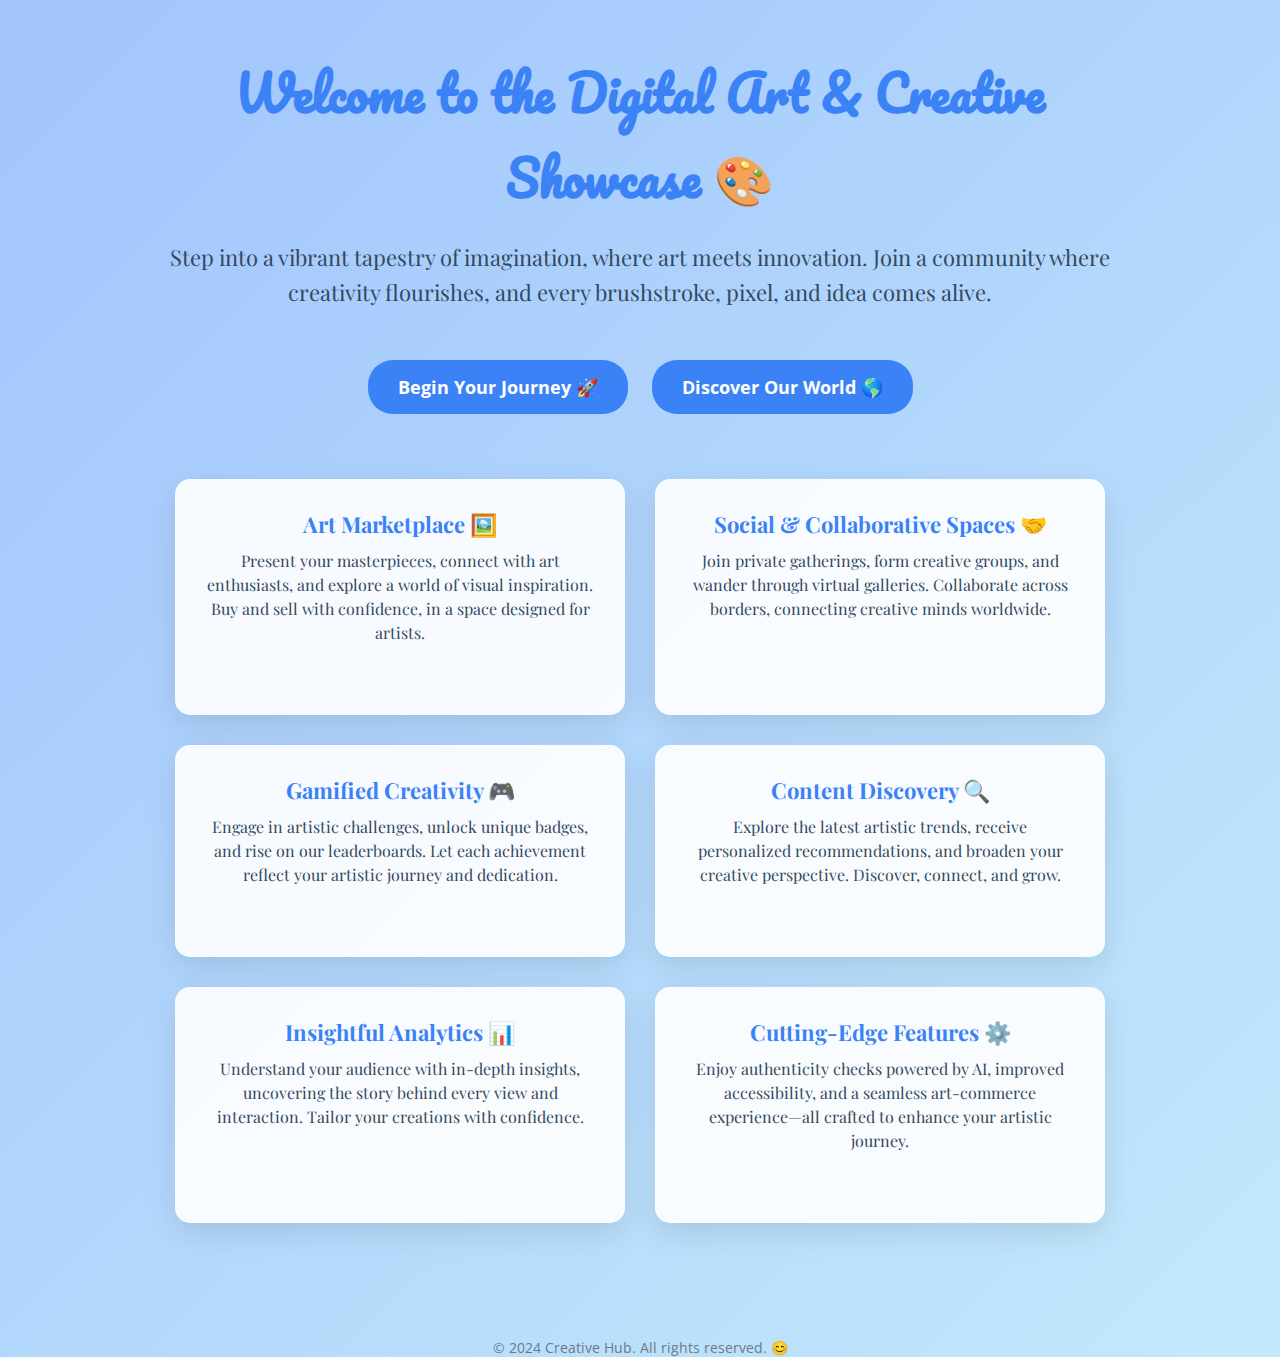
<file: webapp/files/index.html>
<!DOCTYPE html>
<html lang="en">
<head>
    <meta charset="UTF-8">
    <meta name="viewport" content="width=device-width, initial-scale=1.0">
    <title>Welcome to the Digital Art & Creative Showcase 🎨</title>
    <style>
        @import url('https://fonts.googleapis.com/css2?family=Pacifico&family=Open+Sans:wght@400;600&family=Playfair+Display:wght@400;700&display=swap');

        /* Reset */
        * {
            box-sizing: border-box;
            margin: 0;
            padding: 0;
        }

        /* Body Style */
        body {
            font-family: 'Open Sans', sans-serif;
            color: #2c3e50;
            background: linear-gradient(135deg, #a1c4fd 0%, #c2e9fb 100%);
            display: flex;
            justify-content: center;
            align-items: center;
            flex-direction: column;
            min-height: 100vh;
            padding: 0 20px;
            text-align: center;
        }

        /* Main Container */
        .container {
            width: 100%;
            max-width: 1000px;
            padding: 50px 20px;
        }

        /* Header Section */
        h1 {
            font-family: 'Pacifico', cursive;
            font-size: 48px;
            color: #3b82f6;
            margin-bottom: 20px;
        }

        p {
            font-family: 'Playfair Display', serif;
            font-size: 22px;
            color: #34495e;
            margin-bottom: 40px;
            line-height: 1.6;
        }

        /* Button Styles */
        .btn {
            display: inline-block;
            margin: 10px;
            padding: 15px 30px;
            border-radius: 25px;
            background-color: #3b82f6;
            color: #fff;
            font-size: 18px;
            font-weight: bold;
            text-decoration: none;
            transition: background-color 0.3s, transform 0.2s;
            font-family: 'Open Sans', sans-serif;
        }

        .btn:hover {
            background-color: #1e3a8a;
            transform: scale(1.05);
        }

        /* Feature Section */
        .features {
            display: flex;
            flex-wrap: wrap;
            justify-content: center;
            margin-top: 40px;
        }

        .feature {
            flex: 1 1 300px;
            background: rgba(255, 255, 255, 0.9);
            margin: 15px;
            padding: 30px;
            border-radius: 15px;
            box-shadow: 0px 10px 30px rgba(0, 0, 0, 0.1);
            transition: transform 0.2s;
        }

        .feature:hover {
            transform: translateY(-10px);
        }

        .feature h3 {
            font-family: 'Playfair Display', serif;
            color: #3b82f6;
            margin-bottom: 10px;
            font-size: 22px;
        }

        .feature p {
            color: #34495e;
            font-size: 16px;
            line-height: 1.5;
        }

        /* Footer */
        footer {
            margin-top: 50px;
            font-size: 14px;
            color: #6c7a89;
        }

        @media (max-width: 768px) {
            h1 {
                font-size: 36px;
            }

            .btn {
                font-size: 16px;
            }
        }
    </style>
</head>
<body>

    <!-- Main Container -->
    <div class="container">
        <!-- Header Section -->
        <h1>Welcome to the Digital Art & Creative Showcase 🎨</h1>
        <p>Step into a vibrant tapestry of imagination, where art meets innovation. Join a community where creativity flourishes, and every brushstroke, pixel, and idea comes alive.</p>
        
        <!-- Action Buttons -->
        <a href="registration.html" class="btn">Begin Your Journey 🚀</a>
        <a href="#features" class="btn">Discover Our World 🌎</a>

        <!-- Features Section -->
        <div class="features" id="features">
            <div class="feature">
                <h3>Art Marketplace 🖼️</h3>
                <p>Present your masterpieces, connect with art enthusiasts, and explore a world of visual inspiration. Buy and sell with confidence, in a space designed for artists.</p>
            </div>
            <div class="feature">
                <h3>Social & Collaborative Spaces 🤝</h3>
                <p>Join private gatherings, form creative groups, and wander through virtual galleries. Collaborate across borders, connecting creative minds worldwide.</p>
            </div>
            <div class="feature">
                <h3>Gamified Creativity 🎮</h3>
                <p>Engage in artistic challenges, unlock unique badges, and rise on our leaderboards. Let each achievement reflect your artistic journey and dedication.</p>
            </div>
            <div class="feature">
                <h3>Content Discovery 🔍</h3>
                <p>Explore the latest artistic trends, receive personalized recommendations, and broaden your creative perspective. Discover, connect, and grow.</p>
            </div>
            <div class="feature">
                <h3>Insightful Analytics 📊</h3>
                <p>Understand your audience with in-depth insights, uncovering the story behind every view and interaction. Tailor your creations with confidence.</p>
            </div>
            <div class="feature">
                <h3>Cutting-Edge Features ⚙️</h3>
                <p>Enjoy authenticity checks powered by AI, improved accessibility, and a seamless art-commerce experience—all crafted to enhance your artistic journey.</p>
            </div>
        </div>
    </div>

    <!-- Footer Section -->
    <footer>
        &copy; 2024 Creative Hub. All rights reserved. 😊
    </footer>

</body>
</html>
</file>
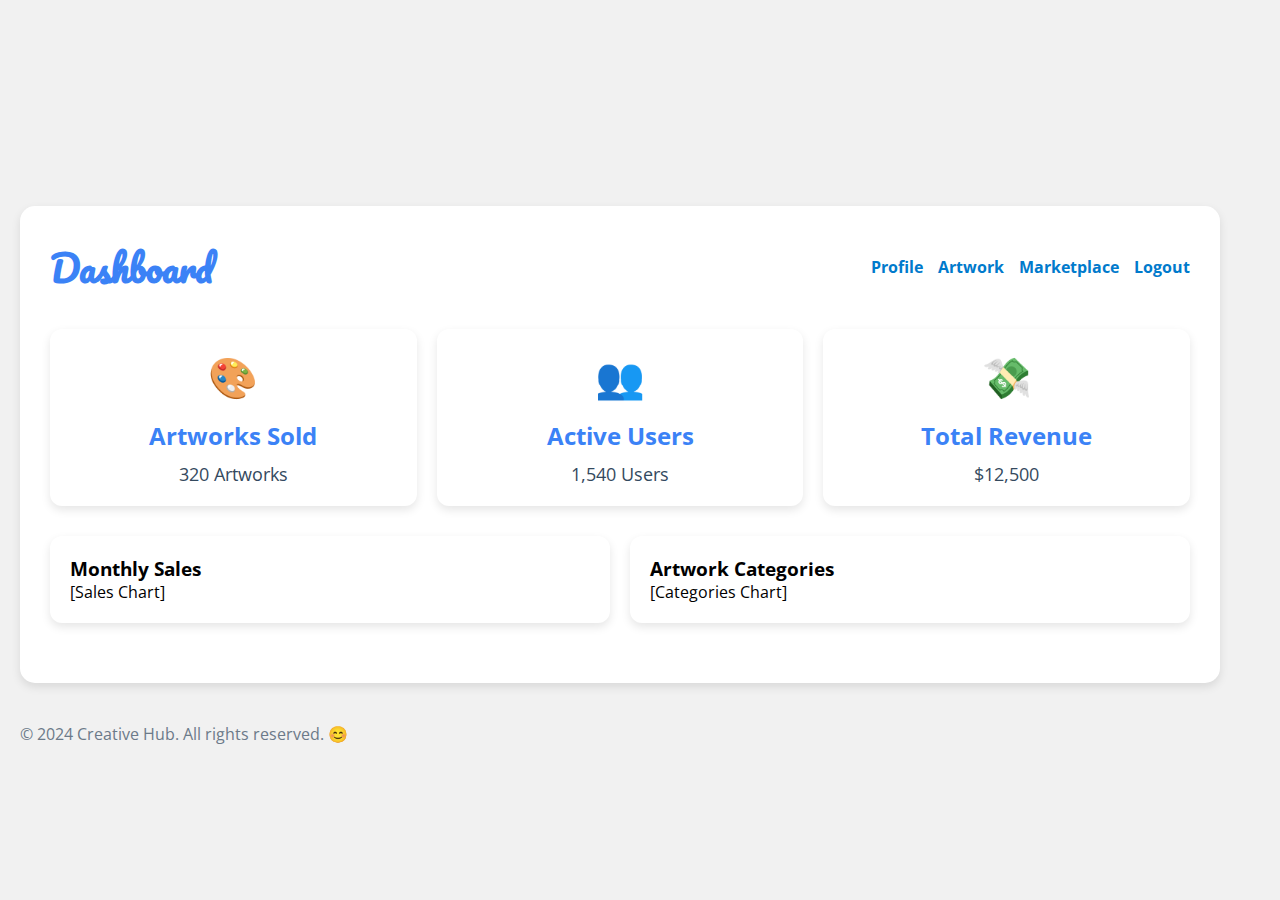
<file: webapp/files/admin.html>
<!DOCTYPE html>
<html lang="en">
<head>
    <meta charset="UTF-8">
    <meta name="viewport" content="width=device-width, initial-scale=1.0">
    <title>Dashboard | Digital Art & Creative Showcase</title>
    <style>
        @import url('https://fonts.googleapis.com/css2?family=Pacifico&family=Open+Sans:wght@400;600&family=Playfair+Display:wght@400;700&display=swap');

        /* Reset */
        * {
            box-sizing: border-box;
            margin: 0;
            padding: 0;
        }

        /* Body and Container */
        body {
            font-family: 'Open Sans', sans-serif;
            background: #f1f1f1;
            display: flex;
            justify-content: center;
            align-items: flex-start;
            flex-direction: column;
            min-height: 100vh;
            padding: 0 20px;
        }

        .container {
            width: 100%;
            max-width: 1200px;
            padding: 30px;
            margin-top: 50px;
            background: #fff;
            box-shadow: 0px 4px 10px rgba(0, 0, 0, 0.1);
            border-radius: 15px;
        }

        /* Header Section */
        header {
            display: flex;
            justify-content: space-between;
            align-items: center;
            margin-bottom: 30px;
        }

        h1 {
            font-family: 'Pacifico', cursive;
            font-size: 36px;
            color: #3b82f6;
        }

        .navbar {
            display: flex;
            gap: 15px;
        }

        .nav-link {
            font-size: 16px;
            color: #007acc;
            text-decoration: none;
            font-weight: bold;
        }

        .nav-link:hover {
            color: #3b82f6;
        }

        /* Dashboard Overview */
        .overview {
            display: flex;
            justify-content: space-between;
            gap: 20px;
            margin-bottom: 30px;
        }

        .card {
            flex: 1;
            background: #fff;
            border-radius: 12px;
            padding: 20px;
            box-shadow: 0 4px 10px rgba(0, 0, 0, 0.1);
            text-align: center;
        }

        .card h3 {
            font-size: 24px;
            margin-bottom: 10px;
            color: #3b82f6;
        }

        .card p {
            font-size: 18px;
            color: #34495e;
        }

        .card-icon {
            font-size: 40px;
            color: #3b82f6;
            margin-bottom: 15px;
        }

        /* Stats & Charts */
        .charts {
            display: flex;
            gap: 20px;
            margin-bottom: 30px;
        }

        .chart {
            flex: 1;
            background: #fff;
            border-radius: 12px;
            padding: 20px;
            box-shadow: 0 4px 10px rgba(0, 0, 0, 0.1);
        }

        /* Footer Section */
        footer {
            text-align: center;
            margin-top: 40px;
            color: #6c7a89;
        }

        /* Responsive */
        @media (max-width: 768px) {
            .overview {
                flex-direction: column;
            }

            .charts {
                flex-direction: column;
            }

            .card {
                margin-bottom: 20px;
            }

            .nav-link {
                font-size: 14px;
            }
        }

    </style>
</head>
<body>

    <!-- Main Container -->
    <div class="container">
        <!-- Header Section -->
        <header>
            <h1>Dashboard</h1>
            <div class="navbar">
                <a href="profile.html" class="nav-link">Profile</a>
                <a href="artwork.html" class="nav-link">Artwork</a>
                <a href="marketplace.html" class="nav-link">Marketplace</a>
                <a href="logout.html" class="nav-link">Logout</a>
            </div>
        </header>

        <!-- Dashboard Overview -->
        <div class="overview">
            <div class="card">
                <div class="card-icon">🎨</div>
                <h3>Artworks Sold</h3>
                <p>320 Artworks</p>
            </div>
            <div class="card">
                <div class="card-icon">👥</div>
                <h3>Active Users</h3>
                <p>1,540 Users</p>
            </div>
            <div class="card">
                <div class="card-icon">💸</div>
                <h3>Total Revenue</h3>
                <p>$12,500</p>
            </div>
        </div>

        <!-- Stats & Charts Section -->
        <div class="charts">
            <div class="chart">
                <h3>Monthly Sales</h3>
                <!-- You can use a charting library like Chart.js or any other library to render a chart here -->
                <div id="salesChart">[Sales Chart]</div>
            </div>
            <div class="chart">
                <h3>Artwork Categories</h3>
                <!-- Display categories using a chart or other format -->
                <div id="categoriesChart">[Categories Chart]</div>
            </div>
        </div>
    </div>

    <!-- Footer Section -->
    <footer>
        &copy; 2024 Creative Hub. All rights reserved. 😊
    </footer>

</body>
</html>
</file>
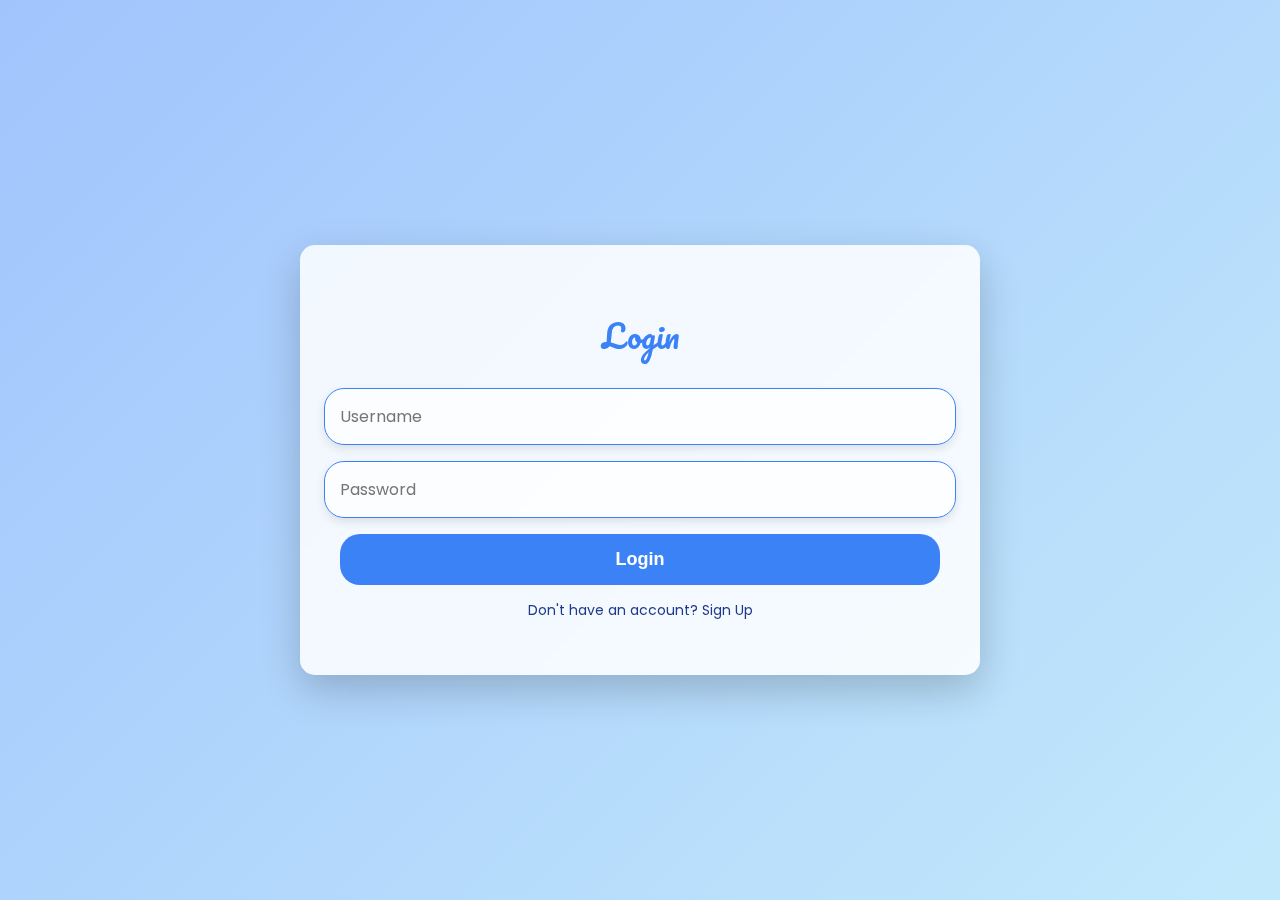
<file: webapp/files/login.html>
<!DOCTYPE html>
<html lang="en">
<head>
    <meta charset="UTF-8">
    <meta name="viewport" content="width=device-width, initial-scale=1.0">
    <title>Login Page</title>
    <style>
        @import url('https://fonts.googleapis.com/css2?family=Poppins:wght@300;600;700&family=Pacifico&display=swap');

        body {
            font-family: 'Poppins', sans-serif; /* Use Poppins for all text */
            background: linear-gradient(135deg, #a1c4fd 0%, #c2e9fb 100%);
            display: flex;
            justify-content: center;
            align-items: center;
            flex-direction: column;
            min-height: 100vh;
            margin: 0;
            padding: 0 20px;
            overflow-y: auto;
            box-sizing: border-box;
        }
        .container {
    width: 100%;
    max-width: 600px;  /* Increase the max-width to make the container wider */
    padding: 40px;
    border-radius: 15px;
    background: rgba(255, 255, 255, 0.85);
    box-shadow: 0px 15px 40px rgba(0, 0, 0, 0.2);
    text-align: center;
    margin-top: 20px;
    backdrop-filter: blur(10px);
}


        h1 {
            font-family: 'Pacifico', cursive; /* Artistic font */
            font-weight: normal; /* Normal font weight for a more artistic feel */
            font-size: 32px;
            margin-bottom: 25px;
            color: #3b82f6;
        }

        form {
    display: flex;
    flex-direction: column;
    align-items: center;  /* Center items horizontally */
    gap: 16px;  /* Add spacing between elements */
    width: 100%;  /* Ensure form takes full width */
}

input[type="text"], input[type="password"], input[type="email"] {
    width: 100%;  /* Ensure inputs take full width of the container */
    padding: 15px;
    margin: 0;  /* Remove extra margins */
    border: 1px solid #3b82f6;
    border-radius: 20px;
    font-size: 16px;
    font-family: 'Poppins', sans-serif;
    background-color: rgba(255, 255, 255, 0.7);
    box-shadow: 0 4px 10px rgba(0, 0, 0, 0.1);
    transition: border-color 0.3s, background-color 0.3s;
}

button {
    width: 100%;  /* Ensure the button is the same width as the inputs */
    padding: 15px;
    border: none;
    border-radius: 20px;
    margin: 0;  /* Remove margin for consistent alignment */
    background-color: #3b82f6;
    color: white;
    font-size: 18px;
    font-weight: bold;
    cursor: pointer;
    transition: background-color 0.3s, transform 0.2s;
}


        button:hover {
            background-color: #1e3a8a;
            transform: scale(1.05);
        }

        .redirect-link {
            font-size: 14px;
            margin-top: 15px;
            color: #1e3a8a;
        }

        .redirect-link a {
            color: #1e3a8a;
            text-decoration: none;
        }

        .redirect-link a:hover {
            text-decoration: underline;
        }

        @media (max-width: 600px) {
            h1 {
                font-size: 28px;
            }

            button {
                font-size: 16px;
            }
        }
    </style>
</head>
<body>

    <div class="container">
        <h1>Login</h1>
        <form id="loginForm">
            <input type="text" id="username" placeholder="Username" required>
            <input type="password" id="password" placeholder="Password" required>
            <button type="submit">Login</button>
        </form>
        <div class="redirect-link">
            <p>Don't have an account? <a href="registration.html">Sign Up</a></p>
        </div>
    </div>

    <script>
        document.getElementById('loginForm').addEventListener('submit', function(event) {
            event.preventDefault();

            // Simulate successful login (this should be replaced with real authentication logic)
            const username = document.getElementById('username').value;
            const password = document.getElementById('password').value;

            // Assuming credentials are correct for simplicity
            if (username && password) {
                window.location.href = "index.html";  // Redirect to landing page
            } else {
                alert('Please enter valid credentials!');
            }
        });
    </script>

</body>
</html>
</file>
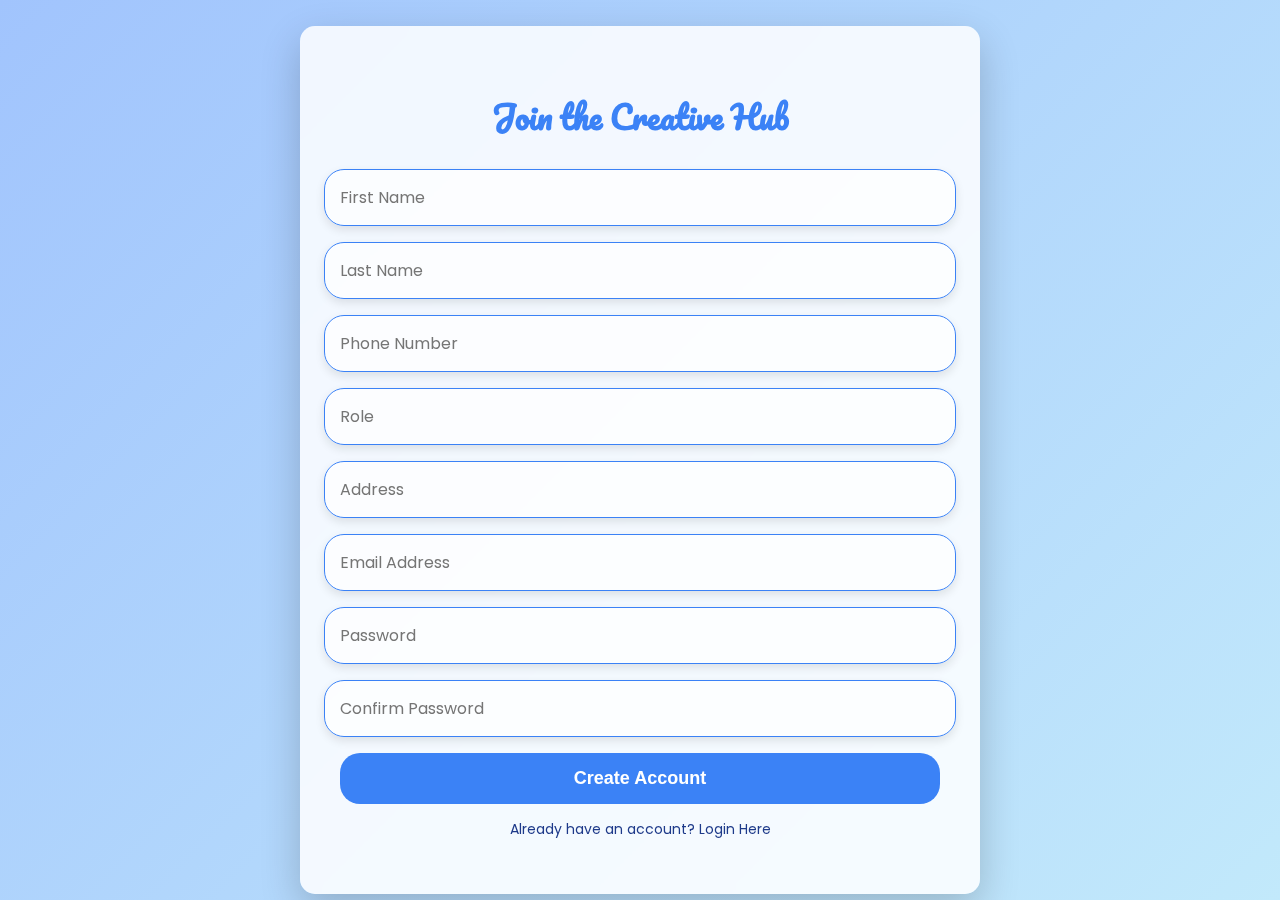
<file: webapp/files/registration.html>
<!DOCTYPE html>
<html lang="en">
<head>
    <meta charset="UTF-8">
    <meta name="viewport" content="width=device-width, initial-scale=1.0">
    <title>Creative Registration Page</title>
    <style>
        @import url('https://fonts.googleapis.com/css2?family=Pacifico&family=Poppins:wght@300;600&family=Dancing+Script:wght@500&display=swap');

        body {
            font-family: 'Poppins', sans-serif;
            background: linear-gradient(135deg, #a1c4fd 0%, #c2e9fb 100%);
            display: flex;
            justify-content: center;
            align-items: center;
            flex-direction: column;
            min-height: 100vh;
            margin: 0;
            padding: 0 20px;
            overflow-y: auto;
            box-sizing: border-box;
        }

        .container {
    width: 100%;
    max-width: 600px;  /* Increase the max-width to make the container wider */
    padding: 40px;
    border-radius: 15px;
    background: rgba(255, 255, 255, 0.85);
    box-shadow: 0px 15px 40px rgba(0, 0, 0, 0.2);
    text-align: center;
    margin-top: 20px;
    backdrop-filter: blur(10px);
}


        h1 {
            font-family: 'Pacifico', cursive;
            font-size: 32px;
            margin-bottom: 25px;
            color: #3b82f6;
        }

        form {
    display: flex;
    flex-direction: column;
    align-items: center;  /* Center items horizontally */
    gap: 16px;  /* Add spacing between elements */
    width: 100%;  /* Ensure form takes full width */
}

input[type="text"], input[type="password"], input[type="email"] {
    width: 100%;  /* Ensure inputs take full width of the container */
    padding: 15px;
    margin: 0;  /* Remove extra margins */
    border: 1px solid #3b82f6;
    border-radius: 20px;
    font-size: 16px;
    font-family: 'Poppins', sans-serif;
    background-color: rgba(255, 255, 255, 0.7);
    box-shadow: 0 4px 10px rgba(0, 0, 0, 0.1);
    transition: border-color 0.3s, background-color 0.3s;
}

button {
    width: 100%;  /* Ensure the button is the same width as the inputs */
    padding: 15px;
    border: none;
    border-radius: 20px;
    margin: 0;  /* Remove margin for consistent alignment */
    background-color: #3b82f6;
    color: white;
    font-size: 18px;
    font-weight: bold;
    cursor: pointer;
    transition: background-color 0.3s, transform 0.2s;
}


        button:hover {
            background-color: #1e3a8a;
            transform: scale(1.05);
        }

        .redirect-link {
            font-size: 14px;
            margin-top: 15px;
            color: #1e3a8a;
        }

        .redirect-link a {
            color: #1e3a8a;
            text-decoration: none;
        }

        .redirect-link a:hover {
            text-decoration: underline;
        }

        @media (max-width: 600px) {
            h1 {
                font-size: 28px;
            }

            button {
                font-size: 16px;
            }
        }
    </style>
</head>
<body>

    <div class="container">
        <h1>Join the Creative Hub</h1>
        <form id="registrationForm">
            <input type="text" id="firstName" placeholder="First Name" required>
            <input type="text" id="lastName" placeholder="Last Name" required>
            <input type="text" id="phone" placeholder="Phone Number" required>
            <input type="text" id="role" placeholder="Role" required>
            <input type="text" id="address" placeholder="Address" required>
            <input type="email" id="email" placeholder="Email Address" required>
            <input type="password" id="password" placeholder="Password" required>
            <input type="password" id="confirmPassword" placeholder="Confirm Password" required>
            <button type="submit">Create Account</button>
        </form>
        <div class="redirect-link">
            <p>Already have an account? <a href="login.html">Login Here</a></p>
        </div>
    </div>

    <script>
        document.getElementById('registrationForm').addEventListener('submit', function(event) {
            event.preventDefault();

            const password = document.getElementById('password').value;
            const confirmPassword = document.getElementById('confirmPassword').value;

            if (password !== confirmPassword) {
                alert('Passwords do not match!');
                return;
            }

            alert('Account created successfully!');
            window.location.href = "index.html";  // Redirect to landing page after registration
        });
    </script>

</body>
</html>
</file>
